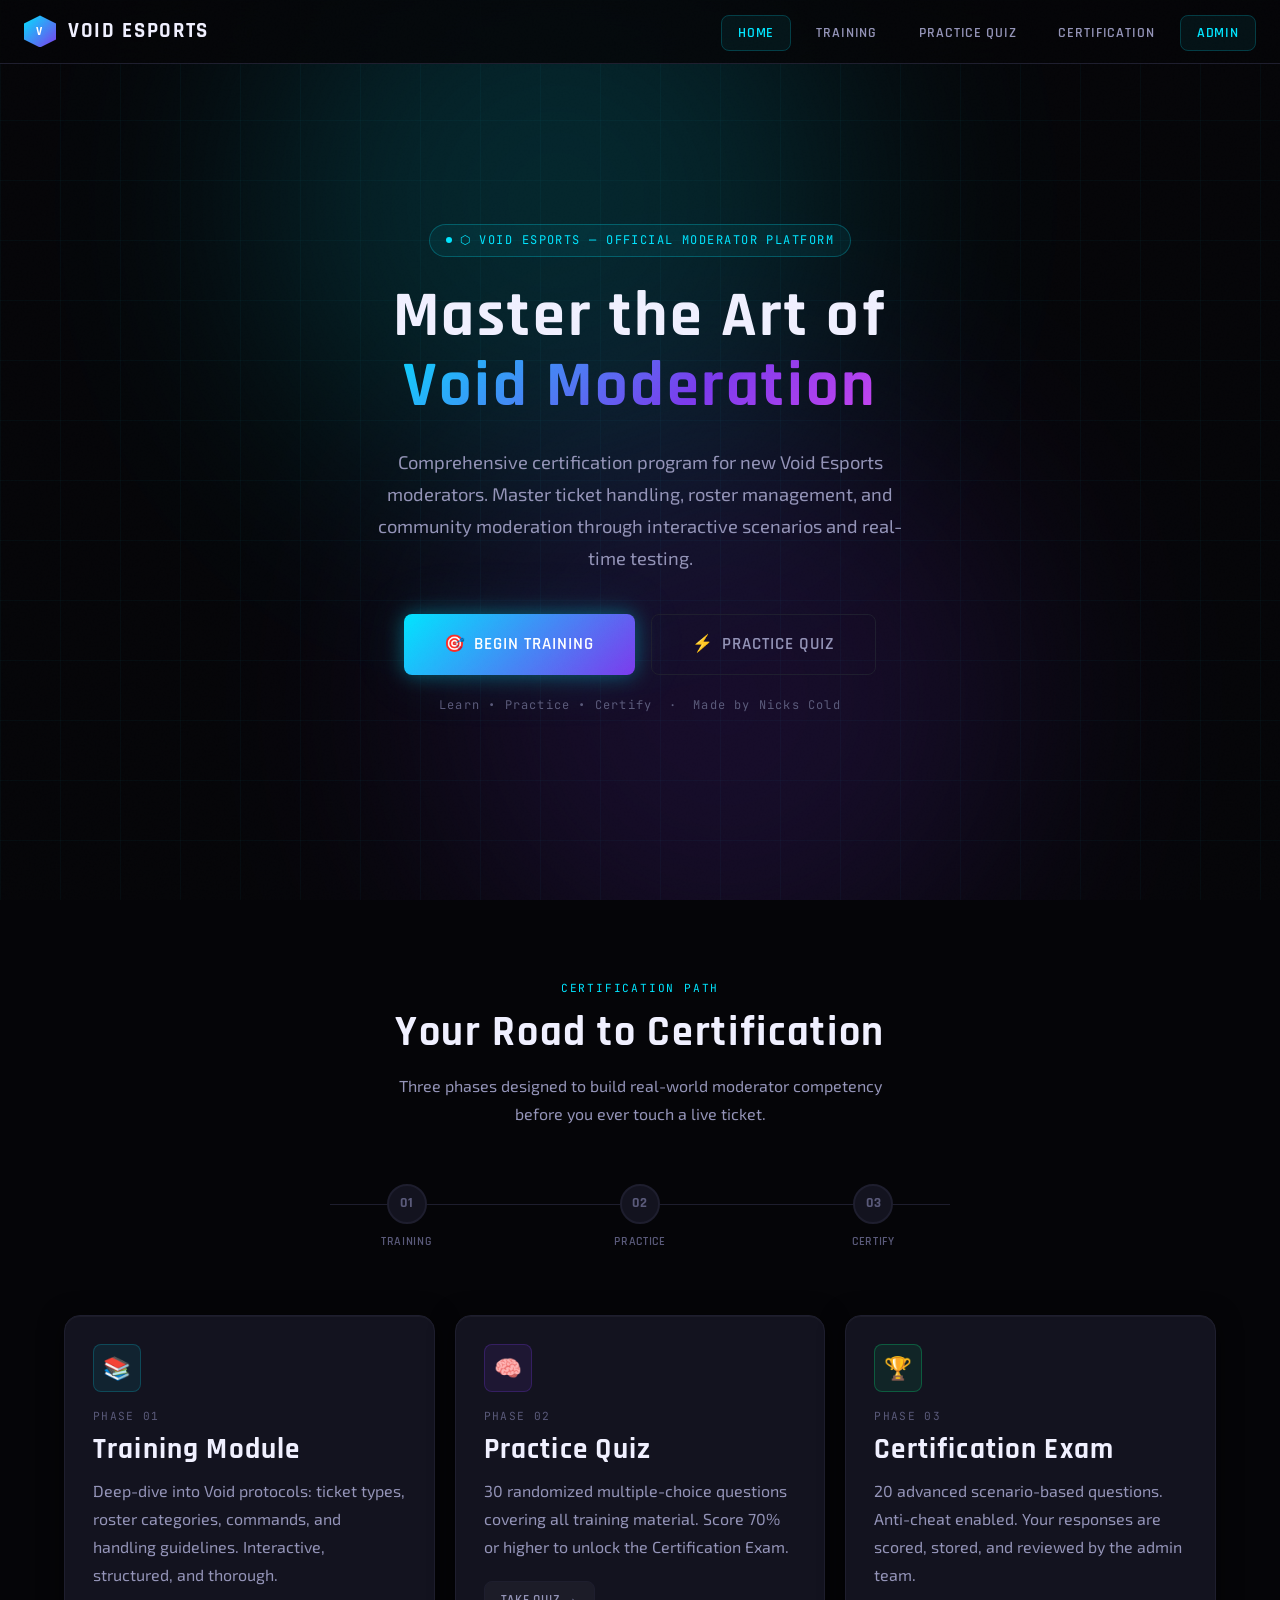
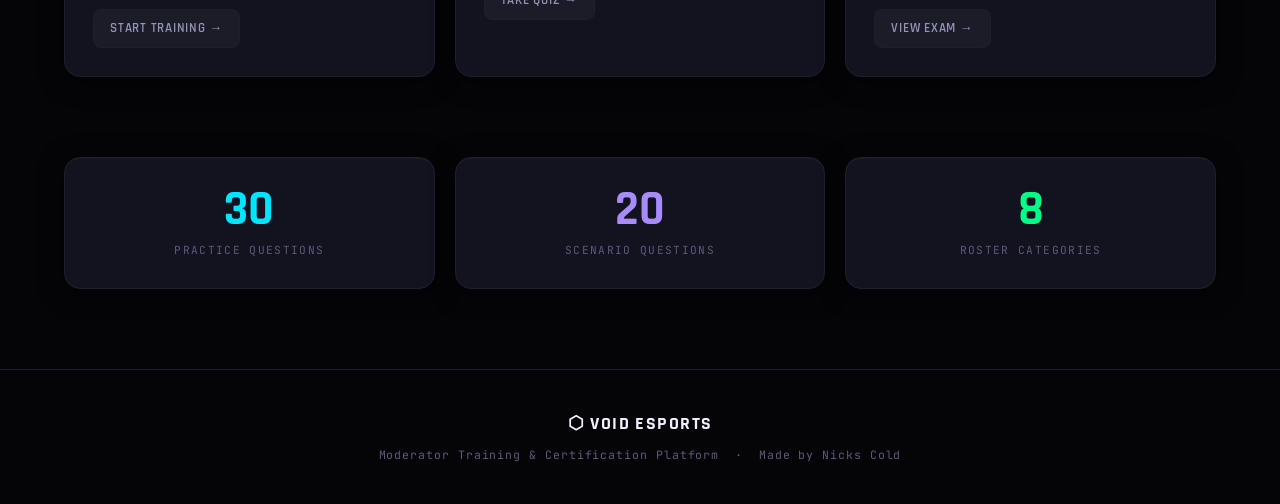
<file: index.html>
<!DOCTYPE html>
<html lang="en">
<head>
  <meta charset="UTF-8">
  <meta name="viewport" content="width=device-width, initial-scale=1.0">
  <title>Void Esports — Moderator Training & Certification</title>
  <meta name="description" content="Comprehensive moderator training and certification platform for Void Esports. Master ticket handling, roster management, and community moderation.">
  <link rel="stylesheet" href="css/style.css">
  <link rel="icon" href="data:image/svg+xml,<svg xmlns='http://www.w3.org/2000/svg' viewBox='0 0 100 100'><text y='.9em' font-size='90'>⬡</text></svg>">
</head>
<body>

<!-- ── Toast Container ─────────────────── -->
<div id="toast-container"></div>

<!-- ── Navbar ──────────────────────────── -->
<nav class="navbar">
  <div class="navbar__logo">
    <div class="navbar__logo-mark">V</div>
    VOID ESPORTS
  </div>
  <ul class="navbar__nav">
    <li><a href="index.html" class="active">Home</a></li>
    <li><a href="training.html">Training</a></li>
    <li><a href="quiz.html">Practice Quiz</a></li>
    <li><a href="cert.html">Certification</a></li>
    <li><a href="admin/index.html">Admin</a></li>
  </ul>
</nav>

<!-- ── Hero ────────────────────────────── -->
<section class="hero">
  <div class="hero__bg">
    <div class="hero__bg-grid"></div>
    <div class="hero__bg-glow hero__bg-glow--1"></div>
    <div class="hero__bg-glow hero__bg-glow--2"></div>
  </div>

  <div class="hero__content">
    <div class="hero__badge">
      <span>⬡</span> Void Esports — Official Moderator Platform
    </div>

    <h1 class="hero__title">
      Master the Art of
      <span>Void Moderation</span>
    </h1>

    <p class="hero__subtitle">
      Comprehensive certification program for new Void Esports moderators. Master ticket handling, roster management, and community moderation through interactive scenarios and real-time testing.
    </p>

    <div class="hero__cta">
      <a href="training.html" class="btn btn--primary btn--lg">
        <span>🎯</span> Begin Training
      </a>
      <a href="quiz.html" class="btn btn--secondary btn--lg">
        <span>⚡</span> Practice Quiz
      </a>
    </div>

    <p class="hero__tagline">Learn • Practice • Certify &nbsp;·&nbsp; Made by Nicks Cold</p>
  </div>
</section>

<!-- ── Path Steps ───────────────────────── -->
<section class="section">
  <div class="container">
    <div class="section__header">
      <span class="section__tag">Certification Path</span>
      <h2 class="section__title">Your Road to Certification</h2>
      <p class="section__desc">Three phases designed to build real-world moderator competency before you ever touch a live ticket.</p>
    </div>

    <div class="steps" style="max-width:700px;margin:0 auto 64px">
      <div class="step">
        <div class="step__num">01</div>
        <div class="step__label">Training</div>
      </div>
      <div class="step">
        <div class="step__num">02</div>
        <div class="step__label">Practice</div>
      </div>
      <div class="step">
        <div class="step__num">03</div>
        <div class="step__label">Certify</div>
      </div>
    </div>

    <div class="grid-3">
      <div class="card card--glow">
        <div class="card__icon">📚</div>
        <div class="card__label">Phase 01</div>
        <h3 style="margin-bottom:12px">Training Module</h3>
        <p>Deep-dive into Void protocols: ticket types, roster categories, commands, and handling guidelines. Interactive, structured, and thorough.</p>
        <div style="margin-top:20px">
          <a href="training.html" class="btn btn--ghost btn--sm">Start Training →</a>
        </div>
      </div>

      <div class="card card--glow">
        <div class="card__icon" style="background:rgba(124,58,237,0.1);border-color:rgba(124,58,237,0.25)">🧠</div>
        <div class="card__label">Phase 02</div>
        <h3 style="margin-bottom:12px">Practice Quiz</h3>
        <p>30 randomized multiple-choice questions covering all training material. Score 70% or higher to unlock the Certification Exam.</p>
        <div style="margin-top:20px">
          <a href="quiz.html" class="btn btn--ghost btn--sm">Take Quiz →</a>
        </div>
      </div>

      <div class="card card--glow">
        <div class="card__icon" style="background:rgba(0,255,136,0.08);border-color:rgba(0,255,136,0.25)">🏆</div>
        <div class="card__label">Phase 03</div>
        <h3 style="margin-bottom:12px">Certification Exam</h3>
        <p>20 advanced scenario-based questions. Anti-cheat enabled. Your responses are scored, stored, and reviewed by the admin team.</p>
        <div style="margin-top:20px">
          <a href="cert.html" class="btn btn--ghost btn--sm">View Exam →</a>
        </div>
      </div>
    </div>
  </div>
</section>

<!-- ── Stats ─────────────────────────────── -->
<section class="section" style="padding-top:0">
  <div class="container">
    <div class="grid-3" style="grid-template-columns:repeat(auto-fit,minmax(200px,1fr))">
      <div class="card" style="text-align:center">
        <div style="font-family:var(--font-display);font-size:3rem;font-weight:700;color:var(--void-cyan);line-height:1;margin-bottom:8px">30</div>
        <div style="font-family:var(--font-mono);font-size:0.7rem;letter-spacing:0.12em;text-transform:uppercase;color:var(--text-muted)">Practice Questions</div>
      </div>
      <div class="card" style="text-align:center">
        <div style="font-family:var(--font-display);font-size:3rem;font-weight:700;color:#a78bfa;line-height:1;margin-bottom:8px">20</div>
        <div style="font-family:var(--font-mono);font-size:0.7rem;letter-spacing:0.12em;text-transform:uppercase;color:var(--text-muted)">Scenario Questions</div>
      </div>
      <div class="card" style="text-align:center">
        <div style="font-family:var(--font-display);font-size:3rem;font-weight:700;color:var(--void-green);line-height:1;margin-bottom:8px">8</div>
        <div style="font-family:var(--font-mono);font-size:0.7rem;letter-spacing:0.12em;text-transform:uppercase;color:var(--text-muted)">Roster Categories</div>
      </div>
    </div>
  </div>
</section>

<!-- ── Footer ──────────────────────────── -->
<footer class="footer">
  <div class="footer__brand">⬡ VOID ESPORTS</div>
  <div class="footer__meta">Moderator Training & Certification Platform &nbsp;·&nbsp; Made by Nicks Cold</div>
</footer>

<script src="js/utils.js"></script>
</body>
</html>
</file>
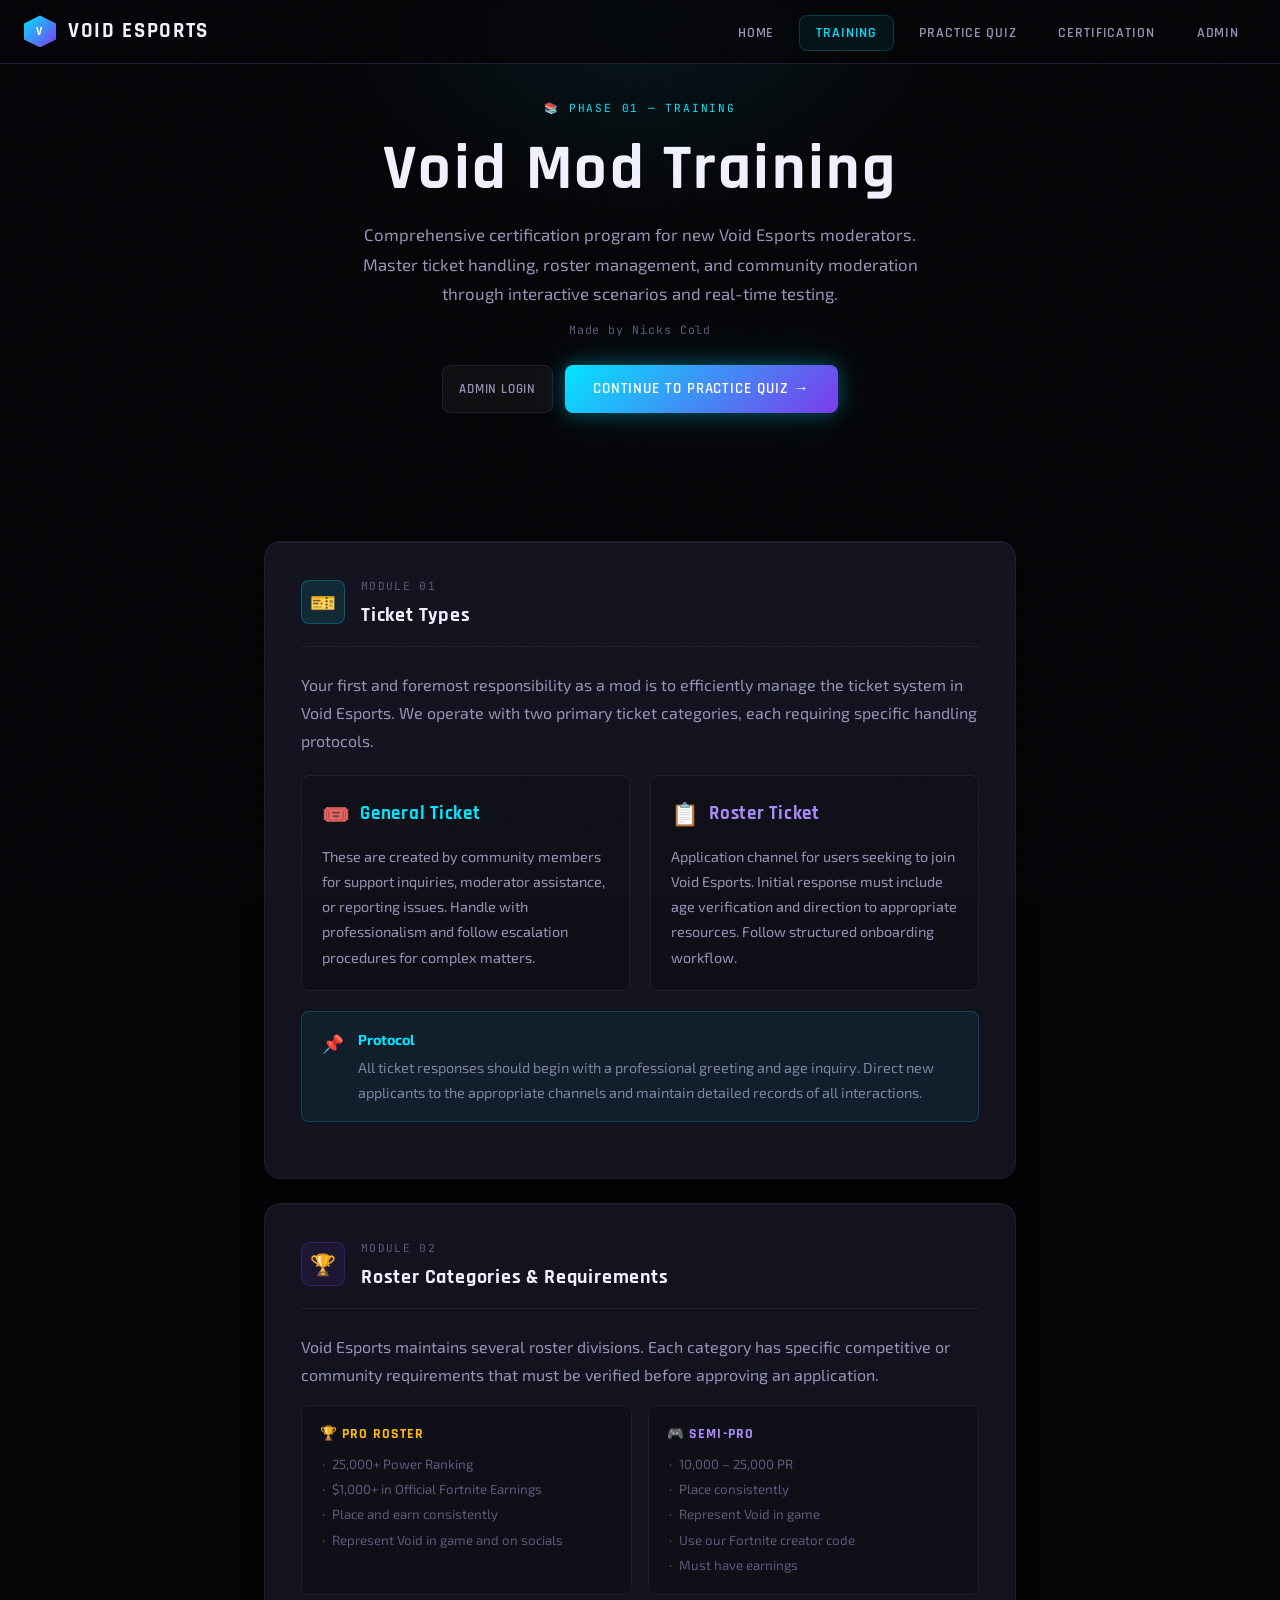
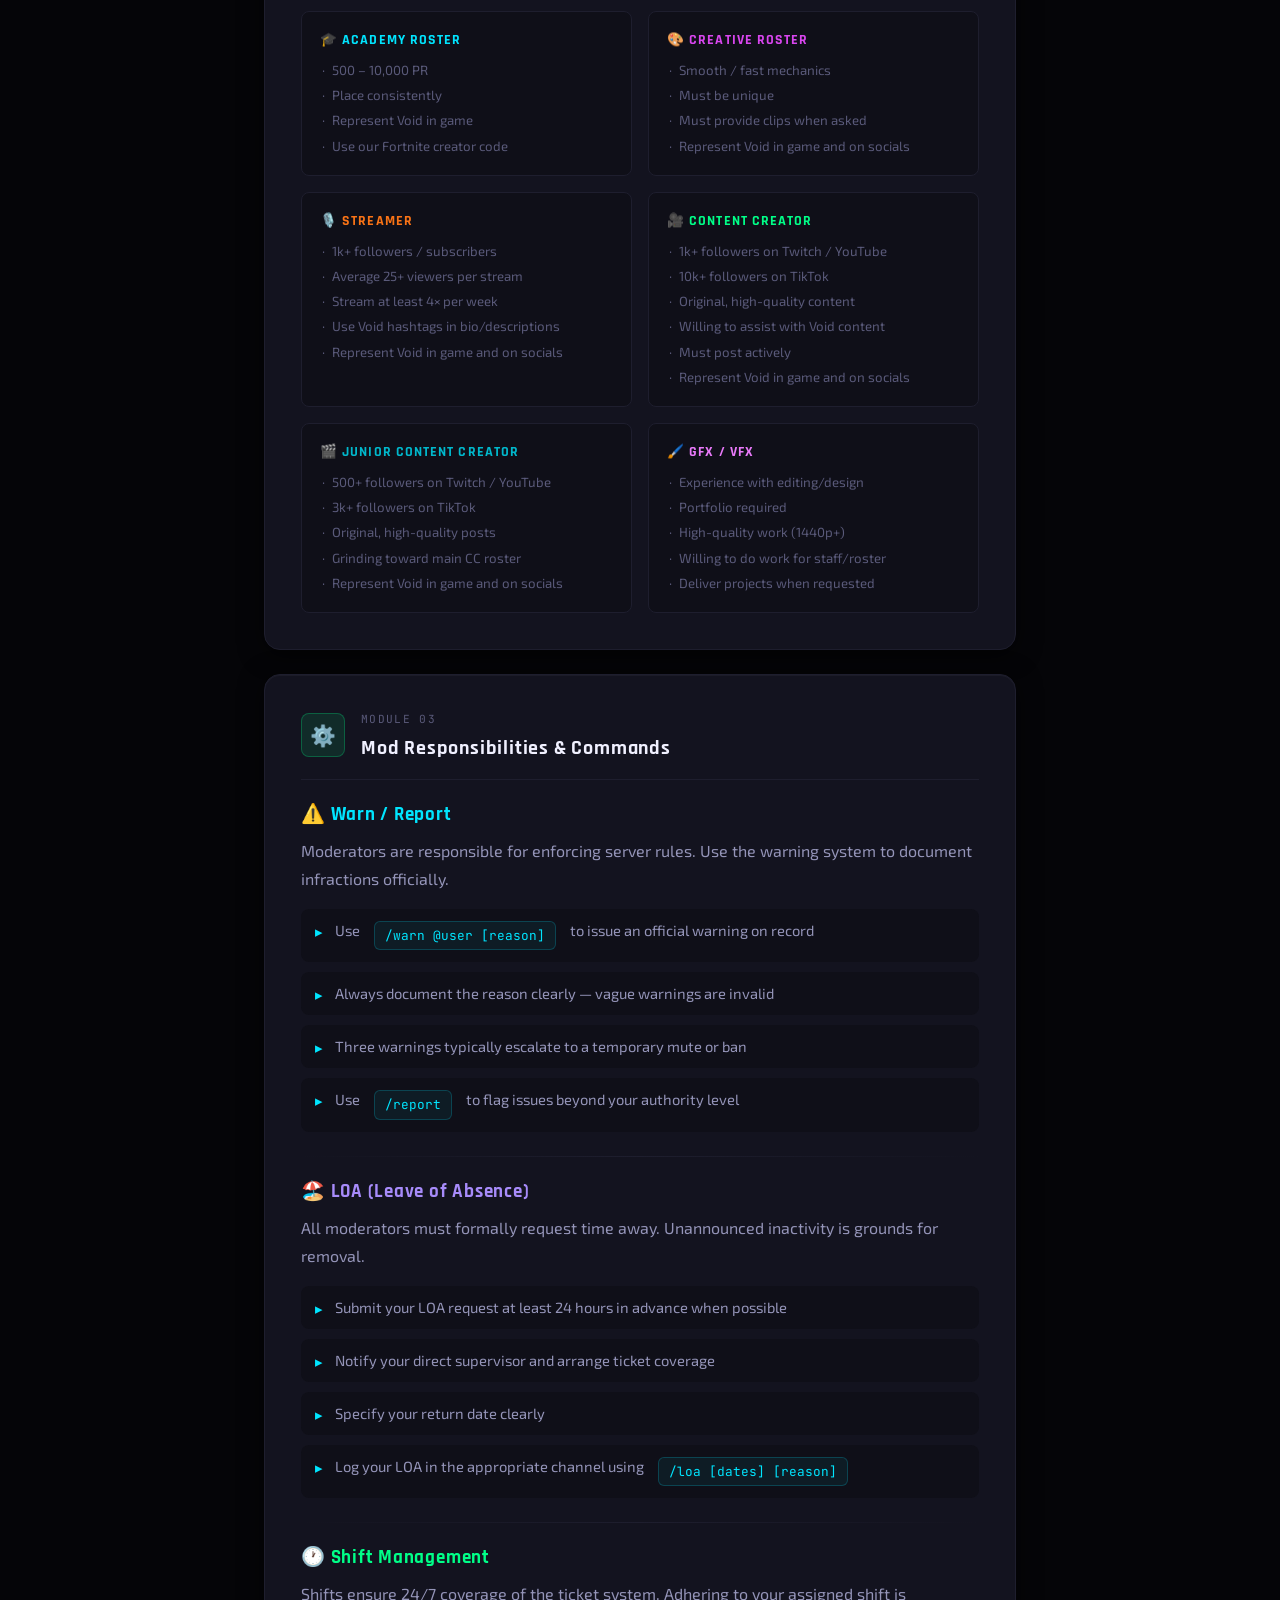
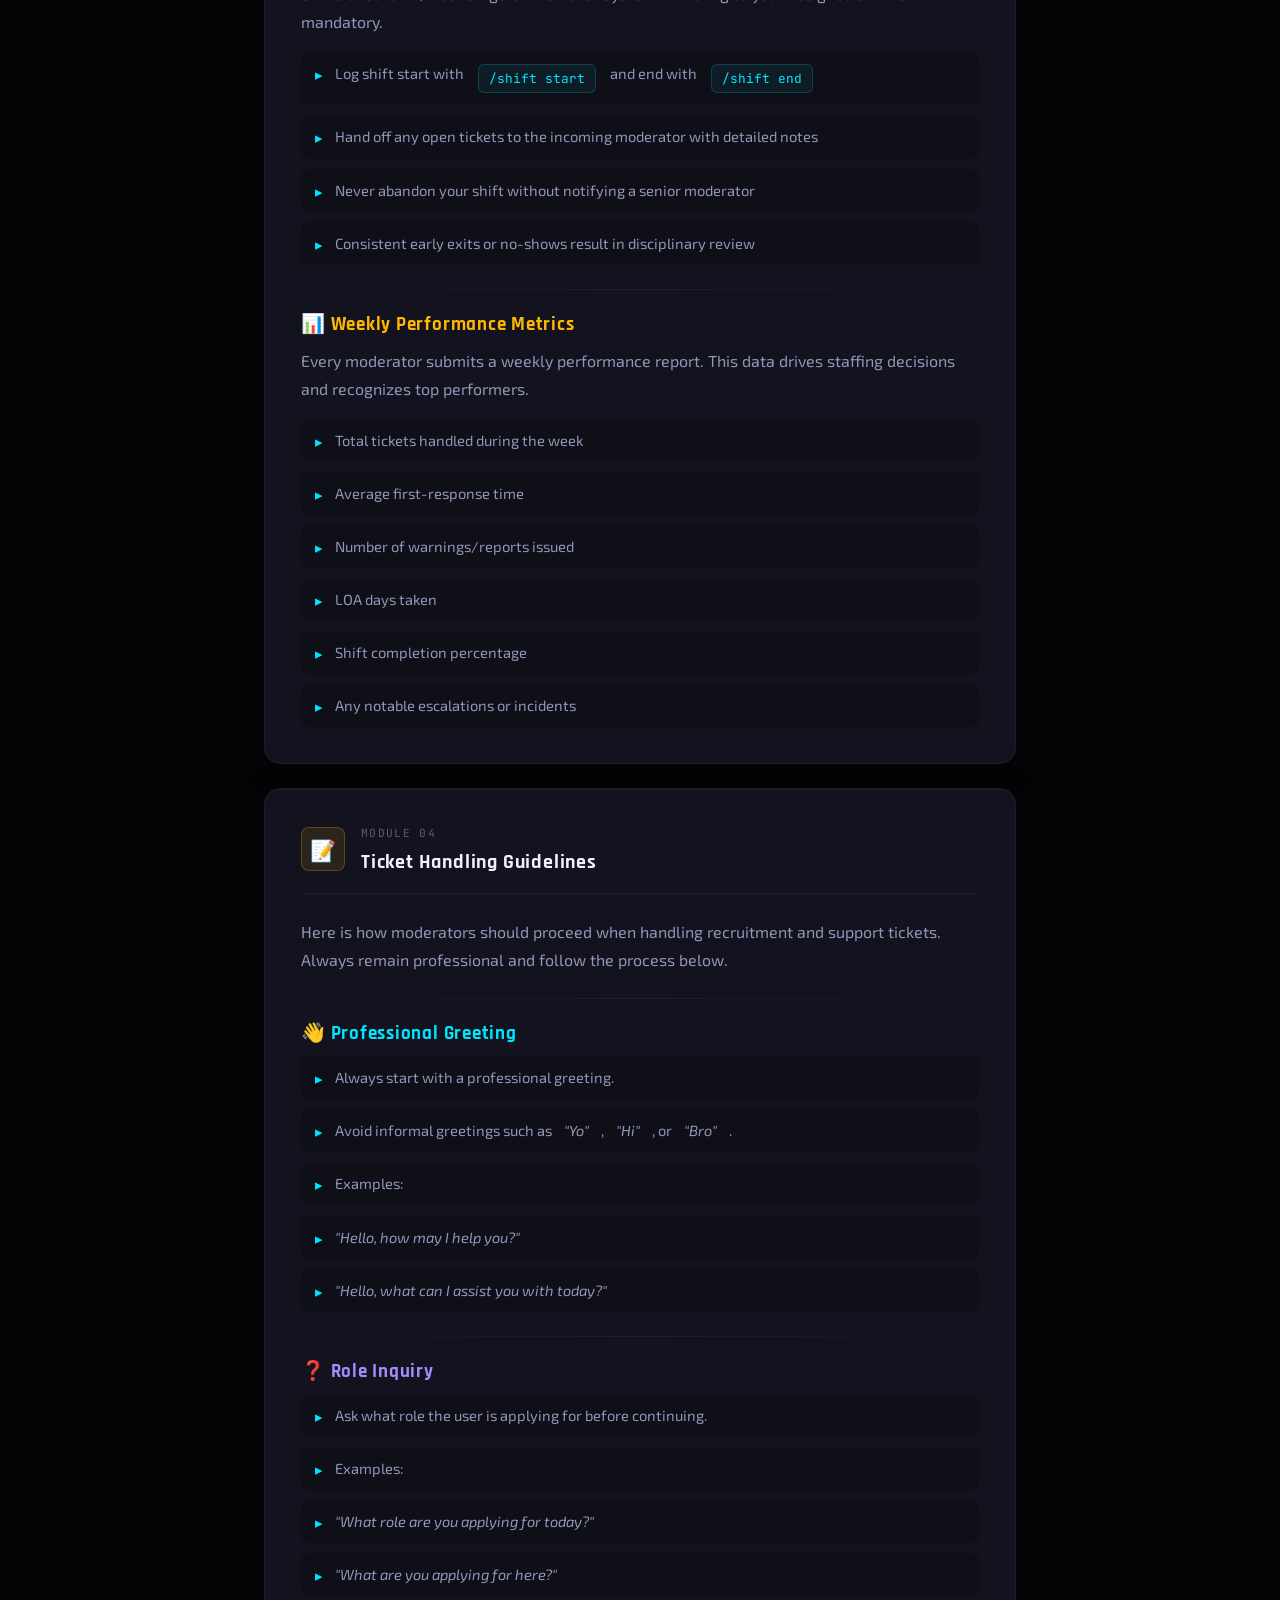
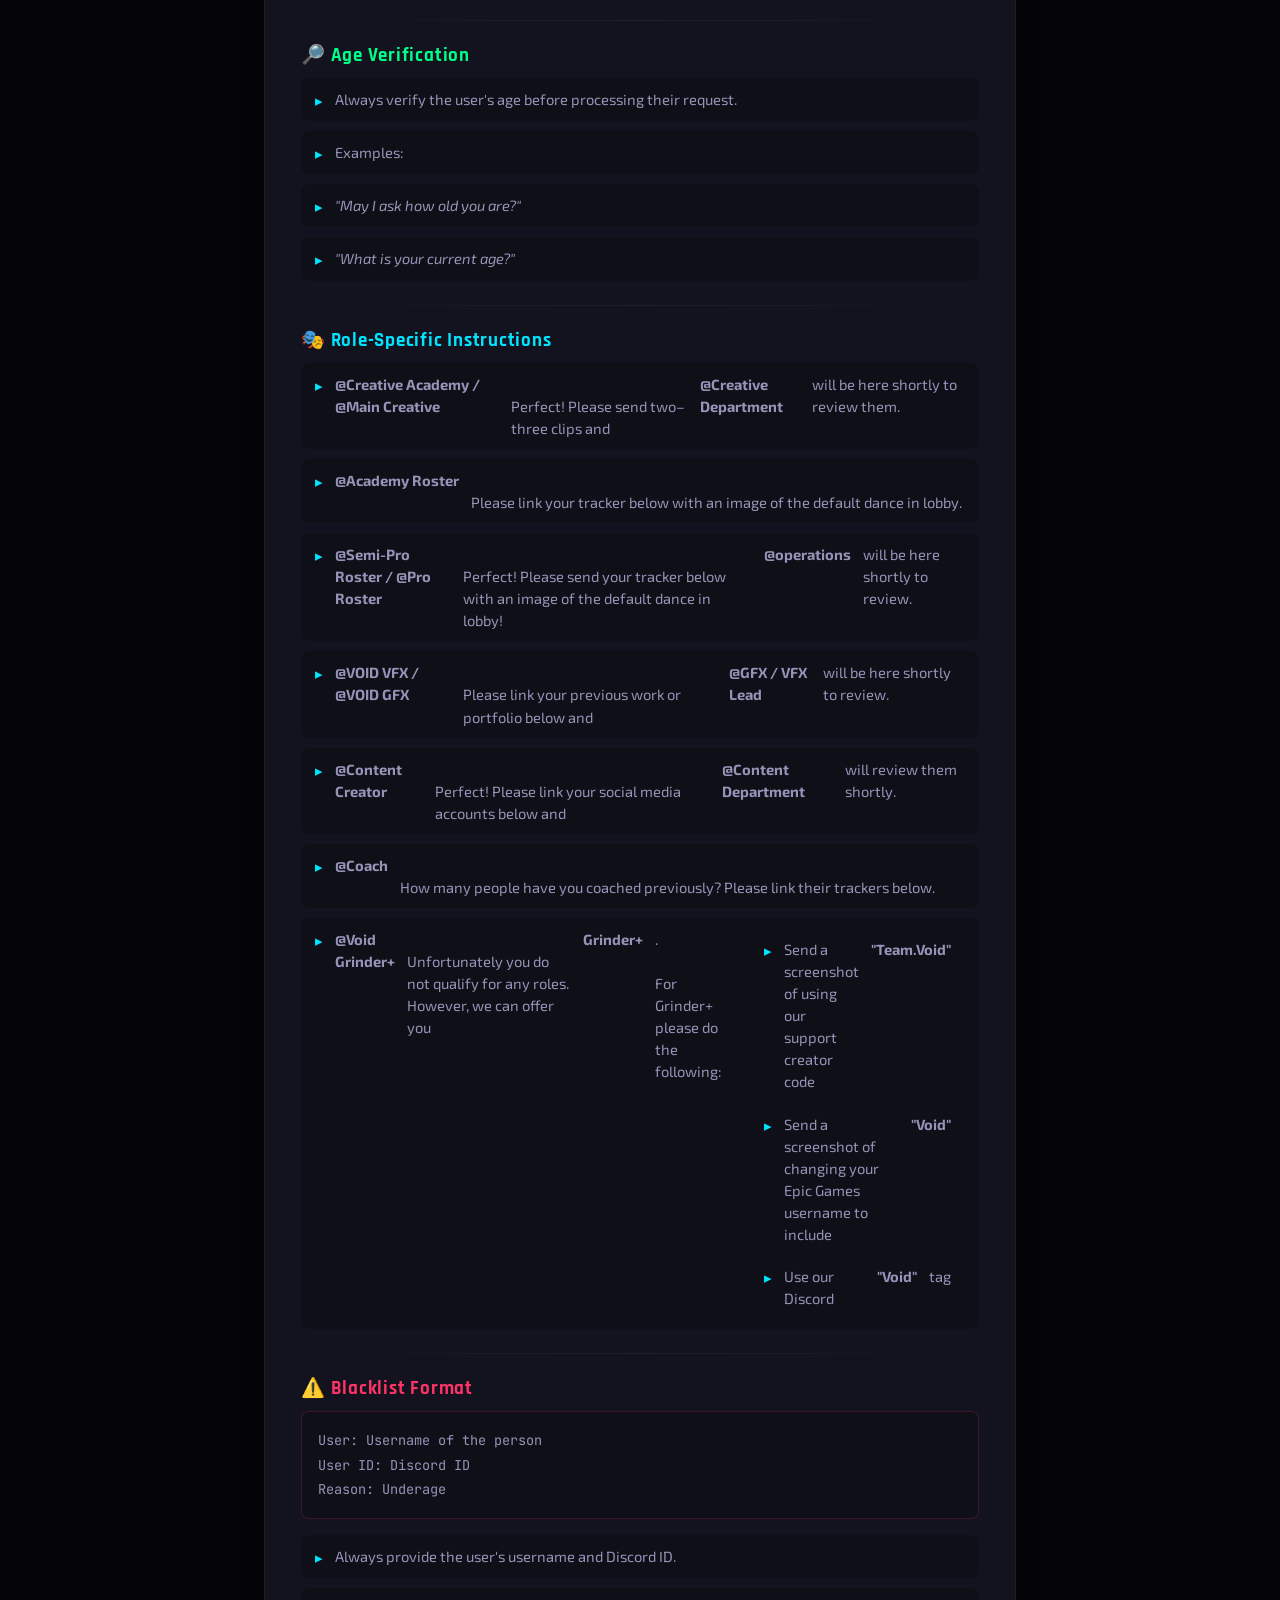
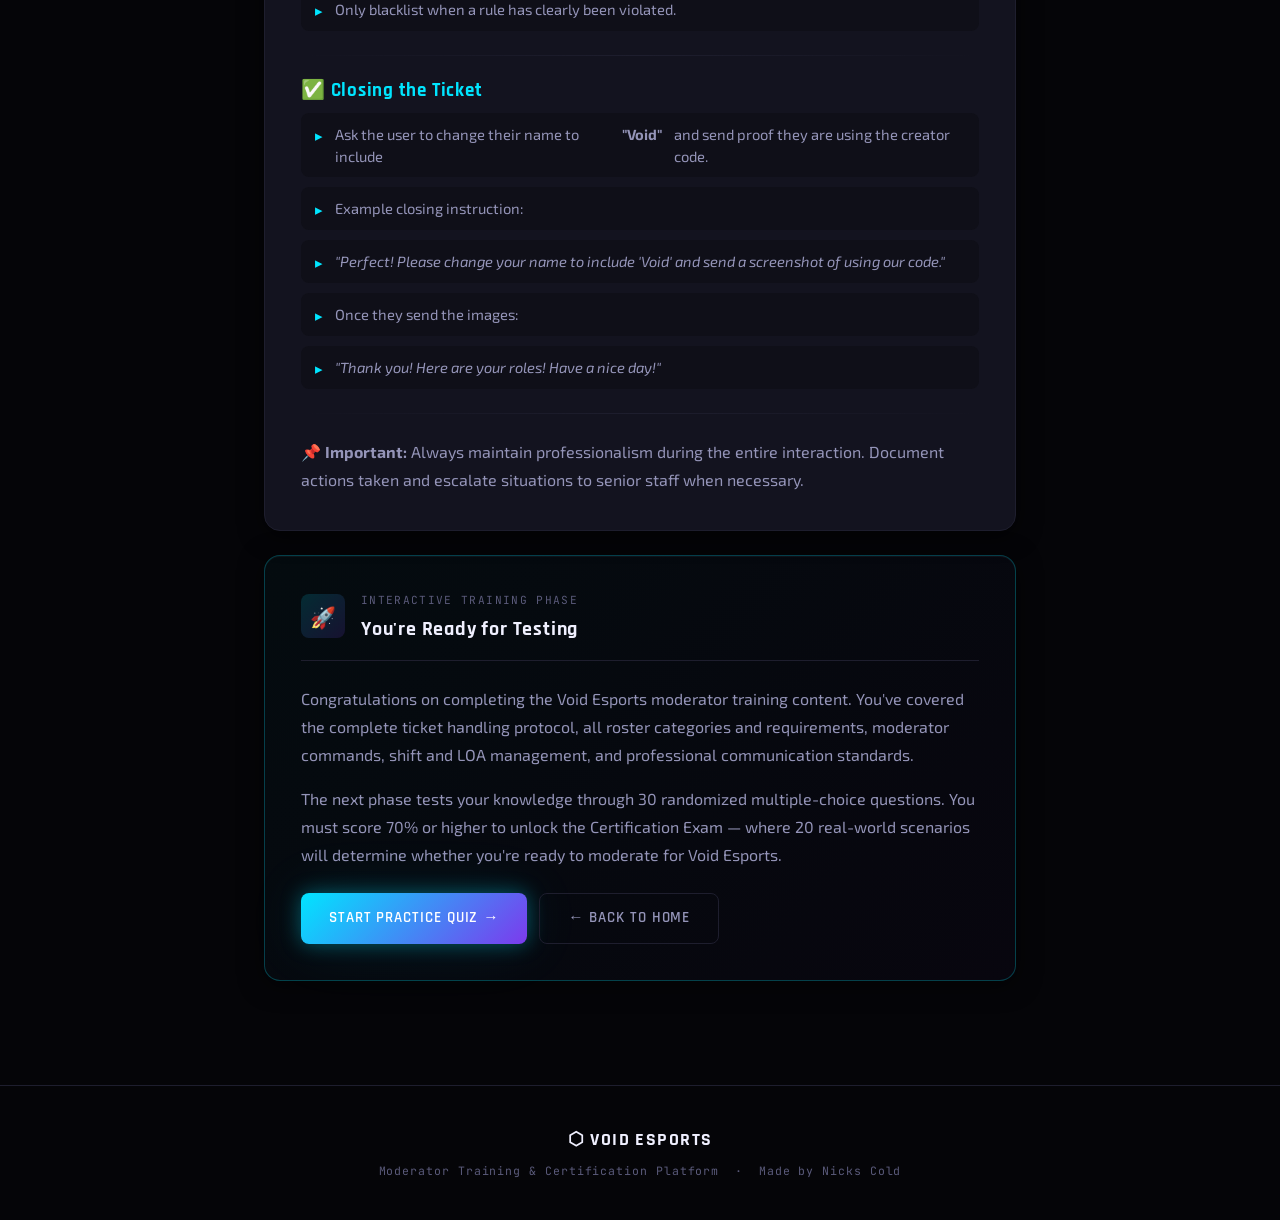
<file: training.html>
<!DOCTYPE html>
<html lang="en">
<head>
  <meta charset="UTF-8">
  <meta name="viewport" content="width=device-width, initial-scale=1.0">
  <title>Training Module — Void Esports</title>
  <link rel="stylesheet" href="css/style.css">
  <link rel="icon" href="data:image/svg+xml,<svg xmlns='http://www.w3.org/2000/svg' viewBox='0 0 100 100'><text y='.9em' font-size='90'>⬡</text></svg>">
</head>
<body>

<div id="toast-container"></div>

<!-- Navbar -->
<nav class="navbar">
  <div class="navbar__logo">
    <div class="navbar__logo-mark">V</div>
    VOID ESPORTS
  </div>
  <ul class="navbar__nav">
    <li><a href="index.html">Home</a></li>
    <li><a href="training.html" class="active">Training</a></li>
    <li><a href="quiz.html">Practice Quiz</a></li>
    <li><a href="cert.html">Certification</a></li>
    <li><a href="admin/index.html">Admin</a></li>
  </ul>
</nav>

<!-- Page Header -->
<div class="page-header">
  <div style="position:absolute;inset:0;overflow:hidden;z-index:0">
    <div style="position:absolute;top:-40%;left:50%;transform:translateX(-50%);width:600px;height:400px;background:radial-gradient(ellipse,rgba(0,229,255,0.08) 0%,transparent 70%);pointer-events:none"></div>
  </div>
  <div style="position:relative;z-index:1">
    <span class="page-header__tag">📚 Phase 01 — Training</span>
    <h1 class="page-header__title">Void Mod Training</h1>
    <p class="page-header__desc">Comprehensive certification program for new Void Esports moderators. Master ticket handling, roster management, and community moderation through interactive scenarios and real-time testing.</p>
    <p style="margin-top:12px;font-family:var(--font-mono);font-size:0.72rem;color:var(--text-muted);letter-spacing:0.08em">Made by Nicks Cold</p>
    <div style="margin-top:24px;display:flex;gap:12px;justify-content:center;flex-wrap:wrap">
      <a href="admin/index.html" class="btn btn--ghost btn--sm">Admin Login</a>
      <a href="quiz.html" class="btn btn--primary">Continue to Practice Quiz →</a>
    </div>
  </div>
</div>

<div class="training-section">
  <div class="container--narrow">

    <!-- Section: Ticket Types -->
    <div class="training-block">
      <div class="training-block__header">
        <div class="training-block__icon training-block__icon--cyan">🎫</div>
        <div>
          <div class="card__label">Module 01</div>
          <h3 class="training-block__title">Ticket Types</h3>
        </div>
      </div>
      <p>Your first and foremost responsibility as a mod is to efficiently manage the ticket system in Void Esports. We operate with two primary ticket categories, each requiring specific handling protocols.</p>

      <div class="grid-2" style="margin-top:20px">
        <div style="background:var(--void-surface);border:1px solid var(--void-border);border-radius:var(--radius);padding:20px">
          <div style="display:flex;align-items:center;gap:10px;margin-bottom:12px">
            <span style="font-size:1.4rem">🎟️</span>
            <h4 style="color:var(--void-cyan)">General Ticket</h4>
          </div>
          <p style="font-size:0.9rem">These are created by community members for support inquiries, moderator assistance, or reporting issues. Handle with professionalism and follow escalation procedures for complex matters.</p>
        </div>
        <div style="background:var(--void-surface);border:1px solid var(--void-border);border-radius:var(--radius);padding:20px">
          <div style="display:flex;align-items:center;gap:10px;margin-bottom:12px">
            <span style="font-size:1.4rem">📋</span>
            <h4 style="color:#a78bfa">Roster Ticket</h4>
          </div>
          <p style="font-size:0.9rem">Application channel for users seeking to join Void Esports. Initial response must include age verification and direction to appropriate resources. Follow structured onboarding workflow.</p>
        </div>
      </div>

      <div class="alert alert--info" style="margin-top:20px">
        <span class="alert__icon">📌</span>
        <div class="alert__body">
          <div class="alert__title">Protocol</div>
          <p>All ticket responses should begin with a professional greeting and age inquiry. Direct new applicants to the appropriate channels and maintain detailed records of all interactions.</p>
        </div>
      </div>
    </div>

  <!-- Section: Roster Categories -->
<div class="training-block">
  <div class="training-block__header">
    <div class="training-block__icon training-block__icon--purple">🏆</div>
    <div>
      <div class="card__label">Module 02</div>
      <h3 class="training-block__title">Roster Categories & Requirements</h3>
    </div>
  </div>

  <p>Void Esports maintains several roster divisions. Each category has specific competitive or community requirements that must be verified before approving an application.</p>

  <div class="roster-grid">

    <div class="roster-card">
      <div class="roster-card__tier" style="color:var(--void-amber)">🏆 Pro Roster</div>
      <ul>
        <li>25,000+ Power Ranking</li>
        <li>$1,000+ in Official Fortnite Earnings</li>
        <li>Place and earn consistently</li>
        <li>Represent Void in game and on socials</li>
      </ul>
    </div>

    <div class="roster-card">
      <div class="roster-card__tier" style="color:#a78bfa">🎮 Semi-Pro</div>
      <ul>
        <li>10,000 – 25,000 PR</li>
        <li>Place consistently</li>
        <li>Represent Void in game</li>
        <li>Use our Fortnite creator code</li>
        <li>Must have earnings</li>
      </ul>
    </div>

    <div class="roster-card">
      <div class="roster-card__tier" style="color:var(--void-cyan)">🎓 Academy Roster</div>
      <ul>
        <li>500 – 10,000 PR</li>
        <li>Place consistently</li>
        <li>Represent Void in game</li>
        <li>Use our Fortnite creator code</li>
      </ul>
    </div>

    <div class="roster-card">
      <div class="roster-card__tier" style="color:var(--void-magenta)">🎨 Creative Roster</div>
      <ul>
        <li>Smooth / fast mechanics</li>
        <li>Must be unique</li>
        <li>Must provide clips when asked</li>
        <li>Represent Void in game and on socials</li>
      </ul>
    </div>

    <div class="roster-card">
      <div class="roster-card__tier" style="color:#f97316">🎙️ Streamer</div>
      <ul>
        <li>1k+ followers / subscribers</li>
        <li>Average 25+ viewers per stream</li>
        <li>Stream at least 4× per week</li>
        <li>Use Void hashtags in bio/descriptions</li>
        <li>Represent Void in game and on socials</li>
      </ul>
    </div>

    <div class="roster-card">
      <div class="roster-card__tier" style="color:var(--void-green)">🎥 Content Creator</div>
      <ul>
        <li>1k+ followers on Twitch / YouTube</li>
        <li>10k+ followers on TikTok</li>
        <li>Original, high-quality content</li>
        <li>Willing to assist with Void content</li>
        <li>Must post actively</li>
        <li>Represent Void in game and on socials</li>
      </ul>
    </div>

    <div class="roster-card">
      <div class="roster-card__tier" style="color:var(--void-cyan-dim)">🎬 Junior Content Creator</div>
      <ul>
        <li>500+ followers on Twitch / YouTube</li>
        <li>3k+ followers on TikTok</li>
        <li>Original, high-quality posts</li>
        <li>Grinding toward main CC roster</li>
        <li>Represent Void in game and on socials</li>
      </ul>
    </div>

    <div class="roster-card">
      <div class="roster-card__tier" style="color:#e879f9">🖌️ GFX / VFX</div>
      <ul>
        <li>Experience with editing/design</li>
        <li>Portfolio required</li>
        <li>High-quality work (1440p+)</li>
        <li>Willing to do work for staff/roster</li>
        <li>Deliver projects when requested</li>
      </ul>
    </div>

  </div>
</div>

    <!-- Section: Mod Responsibilities & Commands -->
    <div class="training-block">
      <div class="training-block__header">
        <div class="training-block__icon training-block__icon--green">⚙️</div>
        <div>
          <div class="card__label">Module 03</div>
          <h3 class="training-block__title">Mod Responsibilities & Commands</h3>
        </div>
      </div>

      <h4 style="color:var(--void-cyan);margin-bottom:12px;margin-top:4px">⚠️ Warn / Report</h4>
      <p>Moderators are responsible for enforcing server rules. Use the warning system to document infractions officially.</p>
      <ul class="training-list">
        <li>Use <span class="command-chip">/warn @user [reason]</span> to issue an official warning on record</li>
        <li>Always document the reason clearly — vague warnings are invalid</li>
        <li>Three warnings typically escalate to a temporary mute or ban</li>
        <li>Use <span class="command-chip">/report</span> to flag issues beyond your authority level</li>
      </ul>

      <div class="divider" style="margin:24px 0"></div>

      <h4 style="color:#a78bfa;margin-bottom:12px">🏖️ LOA (Leave of Absence)</h4>
      <p>All moderators must formally request time away. Unannounced inactivity is grounds for removal.</p>
      <ul class="training-list">
        <li>Submit your LOA request at least 24 hours in advance when possible</li>
        <li>Notify your direct supervisor and arrange ticket coverage</li>
        <li>Specify your return date clearly</li>
        <li>Log your LOA in the appropriate channel using <span class="command-chip">/loa [dates] [reason]</span></li>
      </ul>

      <div class="divider" style="margin:24px 0"></div>

      <h4 style="color:var(--void-green);margin-bottom:12px">🕐 Shift Management</h4>
      <p>Shifts ensure 24/7 coverage of the ticket system. Adhering to your assigned shift is mandatory.</p>
      <ul class="training-list">
        <li>Log shift start with <span class="command-chip">/shift start</span> and end with <span class="command-chip">/shift end</span></li>
        <li>Hand off any open tickets to the incoming moderator with detailed notes</li>
        <li>Never abandon your shift without notifying a senior moderator</li>
        <li>Consistent early exits or no-shows result in disciplinary review</li>
      </ul>

      <div class="divider" style="margin:24px 0"></div>

      <h4 style="color:var(--void-amber);margin-bottom:12px">📊 Weekly Performance Metrics</h4>
      <p>Every moderator submits a weekly performance report. This data drives staffing decisions and recognizes top performers.</p>
      <ul class="training-list">
        <li>Total tickets handled during the week</li>
        <li>Average first-response time</li>
        <li>Number of warnings/reports issued</li>
        <li>LOA days taken</li>
        <li>Shift completion percentage</li>
        <li>Any notable escalations or incidents</li>
      </ul>
    </div>

    <!-- Section: Ticket Handling Guidelines -->
<div class="training-block">
  <div class="training-block__header">
    <div class="training-block__icon training-block__icon--amber">📝</div>
    <div>
      <div class="card__label">Module 04</div>
      <h3 class="training-block__title">Ticket Handling Guidelines</h3>
    </div>
  </div>

  <p>Here is how moderators should proceed when handling recruitment and support tickets. Always remain professional and follow the process below.</p>

  <div class="divider" style="margin:24px 0"></div>

  <h4 style="color:var(--void-cyan);margin-bottom:12px">👋 Professional Greeting</h4>
  <ul class="training-list">
    <li>Always start with a professional greeting.</li>
    <li>Avoid informal greetings such as <em>"Yo"</em>, <em>"Hi"</em>, or <em>"Bro"</em>.</li>
    <li>Examples:</li>
    <li><em style="color:var(--text-secondary)">"Hello, how may I help you?"</em></li>
    <li><em style="color:var(--text-secondary)">"Hello, what can I assist you with today?"</em></li>
  </ul>

  <div class="divider" style="margin:24px 0"></div>

  <h4 style="color:#a78bfa;margin-bottom:12px">❓ Role Inquiry</h4>
  <ul class="training-list">
    <li>Ask what role the user is applying for before continuing.</li>
    <li>Examples:</li>
    <li><em style="color:var(--text-secondary)">"What role are you applying for today?"</em></li>
    <li><em style="color:var(--text-secondary)">"What are you applying for here?"</em></li>
  </ul>

  <div class="divider" style="margin:24px 0"></div>

  <h4 style="color:var(--void-green);margin-bottom:12px">🔎 Age Verification</h4>
  <ul class="training-list">
    <li>Always verify the user's age before processing their request.</li>
    <li>Examples:</li>
    <li><em style="color:var(--text-secondary)">"May I ask how old you are?"</em></li>
    <li><em style="color:var(--text-secondary)">"What is your current age?"</em></li>
  </ul>

  <div class="divider" style="margin:24px 0"></div>

  <h4 style="color:var(--void-cyan);margin-bottom:12px">🎭 Role-Specific Instructions</h4>

  <ul class="training-list">
    <li><strong>@Creative Academy / @Main Creative</strong><br>
      Perfect! Please send two–three clips and <strong>@Creative Department</strong> will be here shortly to review them.
    </li>

    <li><strong>@Academy Roster</strong><br>
      Please link your tracker below with an image of the default dance in lobby.
    </li>

    <li><strong>@Semi-Pro Roster / @Pro Roster</strong><br>
      Perfect! Please send your tracker below with an image of the default dance in lobby! <strong>@operations</strong> will be here shortly to review.
    </li>

    <li><strong>@VOID VFX / @VOID GFX</strong><br>
      Please link your previous work or portfolio below and <strong>@GFX / VFX Lead</strong> will be here shortly to review.
    </li>

    <li><strong>@Content Creator</strong><br>
      Perfect! Please link your social media accounts below and <strong>@Content Department</strong> will review them shortly.
    </li>

    <li><strong>@Coach</strong><br>
      How many people have you coached previously? Please link their trackers below.
    </li>

    <li><strong>@Void Grinder+</strong><br>
      Unfortunately you do not qualify for any roles. However, we can offer you <strong>Grinder+</strong>.
      <br><br>
      For Grinder+ please do the following:
      <ul>
        <li>Send a screenshot of using our support creator code <strong>"Team.Void"</strong></li>
        <li>Send a screenshot of changing your Epic Games username to include <strong>"Void"</strong></li>
        <li>Use our Discord <strong>"Void"</strong> tag</li>
      </ul>
    </li>
  </ul>

  <div class="divider" style="margin:24px 0"></div>

  <h4 style="color:var(--void-red);margin-bottom:12px">⚠️ Blacklist Format</h4>

  <div style="background:var(--void-surface);border:1px solid rgba(255,51,102,0.2);border-radius:var(--radius);padding:16px;font-family:var(--font-mono);font-size:0.85rem;color:var(--text-secondary);margin-bottom:16px;line-height:1.8">
    User: Username of the person<br>
    User ID: Discord ID<br>
    Reason: Underage
  </div>

  <ul class="training-list">
    <li>Always provide the user's username and Discord ID.</li>
    <li>Only blacklist when a rule has clearly been violated.</li>
  </ul>

  <div class="divider" style="margin:24px 0"></div>

  <h4 style="color:var(--void-cyan);margin-bottom:12px">✅ Closing the Ticket</h4>

  <ul class="training-list">
    <li>Ask the user to change their name to include <strong>"Void"</strong> and send proof they are using the creator code.</li>
    <li>Example closing instruction:</li>
    <li><em style="color:var(--text-secondary)">"Perfect! Please change your name to include 'Void' and send a screenshot of using our code."</em></li>
    <li>Once they send the images:</li>
    <li><em style="color:var(--text-secondary)">"Thank you! Here are your roles! Have a nice day!"</em></li>
  </ul>

  <div class="divider" style="margin:24px 0"></div>

  <p style="color:var(--text-secondary)">
  📌 <strong>Important:</strong> Always maintain professionalism during the entire interaction.  
  Document actions taken and escalate situations to senior staff when necessary.
  </p>

</div>

    <!-- Final Phase -->
    <div class="training-block" style="border-color:rgba(0,229,255,0.25);background:linear-gradient(135deg,rgba(0,229,255,0.03),rgba(124,58,237,0.03))">
      <div class="training-block__header">
        <div class="training-block__icon" style="background:linear-gradient(135deg,rgba(0,229,255,0.15),rgba(124,58,237,0.15));border-color:rgba(0,229,255,0.3)">🚀</div>
        <div>
          <div class="card__label">Interactive Training Phase</div>
          <h3 class="training-block__title">You're Ready for Testing</h3>
        </div>
      </div>
      <p>Congratulations on completing the Void Esports moderator training content. You've covered the complete ticket handling protocol, all roster categories and requirements, moderator commands, shift and LOA management, and professional communication standards.</p>
      <p style="margin-top:12px">The next phase tests your knowledge through 30 randomized multiple-choice questions. You must score 70% or higher to unlock the Certification Exam — where 20 real-world scenarios will determine whether you're ready to moderate for Void Esports.</p>
      <div style="margin-top:24px;display:flex;gap:12px;flex-wrap:wrap">
        <a href="quiz.html" class="btn btn--primary">Start Practice Quiz →</a>
        <a href="index.html" class="btn btn--secondary">← Back to Home</a>
      </div>
    </div>

  </div>
</div>

<!-- Footer -->
<footer class="footer">
  <div class="footer__brand">⬡ VOID ESPORTS</div>
  <div class="footer__meta">Moderator Training & Certification Platform &nbsp;·&nbsp; Made by Nicks Cold</div>
</footer>

<script src="js/utils.js"></script>
</body>
</html>
</file>
<file: css/style.css>
@import url('https://fonts.googleapis.com/css2?family=Rajdhani:wght@300;400;500;600;700&family=Exo+2:ital,wght@0,100..900;1,100..900&family=JetBrains+Mono:wght@300;400;500&display=swap');

/* ══════════════════════════════════════════
   VOID ESPORTS — DESIGN SYSTEM
   ══════════════════════════════════════════ */

:root {
  --void-black:    #050508;
  --void-dark:     #0a0a0f;
  --void-surface:  #0f0f18;
  --void-card:     #13131f;
  --void-border:   #1e1e2e;
  --void-muted:    #2a2a3e;
  --void-cyan:     #00e5ff;
  --void-cyan-dim: #00b8cc;
  --void-purple:   #7c3aed;
  --void-magenta:  #d946ef;
  --void-green:    #00ff88;
  --void-red:      #ff3366;
  --void-amber:    #ffb800;
  --text-primary:  #f0f0ff;
  --text-secondary:#9494b8;
  --text-muted:    #5a5a7a;
  --glow-cyan:     0 0 20px rgba(0,229,255,0.35), 0 0 60px rgba(0,229,255,0.1);
  --glow-purple:   0 0 20px rgba(124,58,237,0.4), 0 0 60px rgba(124,58,237,0.15);
  --shadow-card:   0 4px 24px rgba(0,0,0,0.6), 0 1px 0 rgba(255,255,255,0.04) inset;
  --font-display:  'Rajdhani', sans-serif;
  --font-body:     'Exo 2', sans-serif;
  --font-mono:     'JetBrains Mono', monospace;
  --radius:        8px;
  --radius-lg:     16px;
  --transition:    0.2s cubic-bezier(0.4,0,0.2,1);
}

*, *::before, *::after { box-sizing: border-box; margin: 0; padding: 0; }

html { scroll-behavior: smooth; font-size: 16px; }

body {
  background-color: var(--void-black);
  color: var(--text-primary);
  font-family: var(--font-body);
  font-weight: 400;
  line-height: 1.6;
  min-height: 100vh;
  overflow-x: hidden;
  -webkit-font-smoothing: antialiased;
}

/* NOISE OVERLAY */
body::before {
  content: '';
  position: fixed;
  inset: 0;
  background-image: url("data:image/svg+xml,%3Csvg viewBox='0 0 512 512' xmlns='http://www.w3.org/2000/svg'%3E%3Cfilter id='noise'%3E%3CfeTurbulence type='fractalNoise' baseFrequency='0.9' numOctaves='4' stitchTiles='stitch'/%3E%3C/filter%3E%3Crect width='100%25' height='100%25' filter='url(%23noise)' opacity='0.04'/%3E%3C/svg%3E");
  pointer-events: none;
  z-index: 9999;
  opacity: 0.4;
}

/* SCROLLBAR */
::-webkit-scrollbar { width: 4px; }
::-webkit-scrollbar-track { background: var(--void-dark); }
::-webkit-scrollbar-thumb { background: var(--void-purple); border-radius: 2px; }

/* ══════════════════════════════════════════
   TYPOGRAPHY
   ══════════════════════════════════════════ */

h1, h2, h3, h4, h5 {
  font-family: var(--font-display);
  font-weight: 700;
  letter-spacing: 0.04em;
  line-height: 1.1;
}

h1 { font-size: clamp(2.2rem, 5vw, 4rem); }
h2 { font-size: clamp(1.6rem, 3.5vw, 2.6rem); }
h3 { font-size: clamp(1.2rem, 2.5vw, 1.8rem); }
h4 { font-size: 1.2rem; }

p { color: var(--text-secondary); line-height: 1.75; }

a { color: var(--void-cyan); text-decoration: none; transition: var(--transition); }
a:hover { color: #fff; }

code {
  font-family: var(--font-mono);
  font-size: 0.85em;
  color: var(--void-cyan);
  background: rgba(0,229,255,0.08);
  padding: 2px 6px;
  border-radius: 4px;
  border: 1px solid rgba(0,229,255,0.15);
}

/* ══════════════════════════════════════════
   LAYOUT
   ══════════════════════════════════════════ */

.container {
  max-width: 1200px;
  margin: 0 auto;
  padding: 0 24px;
}

.container--narrow {
  max-width: 800px;
  margin: 0 auto;
  padding: 0 24px;
}

/* ══════════════════════════════════════════
   NAVBAR
   ══════════════════════════════════════════ */

.navbar {
  position: fixed;
  top: 0;
  left: 0;
  right: 0;
  z-index: 1000;
  background: rgba(5,5,8,0.85);
  backdrop-filter: blur(20px) saturate(150%);
  border-bottom: 1px solid var(--void-border);
  padding: 0 24px;
  height: 64px;
  display: flex;
  align-items: center;
  justify-content: space-between;
}

.navbar__logo {
  display: flex;
  align-items: center;
  gap: 12px;
  font-family: var(--font-display);
  font-size: 1.3rem;
  font-weight: 700;
  color: var(--text-primary);
  letter-spacing: 0.08em;
  text-transform: uppercase;
}

.navbar__logo-mark {
  width: 32px;
  height: 32px;
  background: linear-gradient(135deg, var(--void-cyan), var(--void-purple));
  clip-path: polygon(50% 0%, 100% 25%, 100% 75%, 50% 100%, 0% 75%, 0% 25%);
  display: flex;
  align-items: center;
  justify-content: center;
  font-size: 0.75rem;
  font-weight: 900;
  color: #fff;
  animation: hexPulse 3s ease-in-out infinite;
}

@keyframes hexPulse {
  0%, 100% { box-shadow: 0 0 0 0 rgba(0,229,255,0.3); }
  50% { box-shadow: 0 0 0 8px rgba(0,229,255,0); }
}

.navbar__nav {
  display: flex;
  align-items: center;
  gap: 8px;
  list-style: none;
}

.navbar__nav a {
  color: var(--text-secondary);
  font-family: var(--font-display);
  font-size: 0.9rem;
  font-weight: 600;
  letter-spacing: 0.06em;
  text-transform: uppercase;
  padding: 8px 16px;
  border-radius: var(--radius);
  transition: var(--transition);
  border: 1px solid transparent;
}

.navbar__nav a:hover,
.navbar__nav a.active {
  color: var(--void-cyan);
  background: rgba(0,229,255,0.06);
  border-color: rgba(0,229,255,0.2);
}

/* ══════════════════════════════════════════
   HERO
   ══════════════════════════════════════════ */

.hero {
  position: relative;
  min-height: 100vh;
  display: flex;
  align-items: center;
  justify-content: center;
  text-align: center;
  overflow: hidden;
  padding: 120px 24px 80px;
}

.hero__bg {
  position: absolute;
  inset: 0;
  z-index: 0;
}

.hero__bg-grid {
  position: absolute;
  inset: 0;
  background-image:
    linear-gradient(rgba(0,229,255,0.03) 1px, transparent 1px),
    linear-gradient(90deg, rgba(0,229,255,0.03) 1px, transparent 1px);
  background-size: 60px 60px;
  animation: gridDrift 20s linear infinite;
}

@keyframes gridDrift {
  0% { transform: translateY(0); }
  100% { transform: translateY(60px); }
}

.hero__bg-glow {
  position: absolute;
  width: 600px;
  height: 600px;
  border-radius: 50%;
  filter: blur(120px);
  opacity: 0.15;
  animation: glowFloat 8s ease-in-out infinite;
}

.hero__bg-glow--1 {
  background: var(--void-cyan);
  top: -100px;
  left: 20%;
}

.hero__bg-glow--2 {
  background: var(--void-purple);
  bottom: -100px;
  right: 20%;
  animation-delay: -4s;
}

@keyframes glowFloat {
  0%, 100% { transform: translateY(0) scale(1); }
  50% { transform: translateY(-30px) scale(1.05); }
}

.hero__content { position: relative; z-index: 1; max-width: 800px; }

.hero__badge {
  display: inline-flex;
  align-items: center;
  gap: 8px;
  background: rgba(0,229,255,0.06);
  border: 1px solid rgba(0,229,255,0.25);
  border-radius: 100px;
  padding: 6px 16px;
  font-family: var(--font-mono);
  font-size: 0.75rem;
  color: var(--void-cyan);
  letter-spacing: 0.12em;
  text-transform: uppercase;
  margin-bottom: 24px;
  animation: fadeSlideUp 0.8s ease both;
}

.hero__badge::before {
  content: '';
  width: 6px;
  height: 6px;
  border-radius: 50%;
  background: var(--void-cyan);
  animation: blink 1.5s ease-in-out infinite;
}

@keyframes blink {
  0%, 100% { opacity: 1; }
  50% { opacity: 0.2; }
}

.hero__title {
  animation: fadeSlideUp 0.8s ease 0.1s both;
  margin-bottom: 24px;
}

.hero__title span {
  display: block;
  background: linear-gradient(135deg, var(--void-cyan) 0%, var(--void-purple) 60%, var(--void-magenta) 100%);
  -webkit-background-clip: text;
  -webkit-text-fill-color: transparent;
  background-clip: text;
}

.hero__subtitle {
  font-size: 1.15rem;
  color: var(--text-secondary);
  max-width: 560px;
  margin: 0 auto 40px;
  animation: fadeSlideUp 0.8s ease 0.2s both;
}

.hero__cta {
  display: flex;
  gap: 16px;
  justify-content: center;
  flex-wrap: wrap;
  animation: fadeSlideUp 0.8s ease 0.3s both;
}

.hero__tagline {
  margin-top: 20px;
  font-family: var(--font-mono);
  font-size: 0.75rem;
  color: var(--text-muted);
  letter-spacing: 0.1em;
  animation: fadeSlideUp 0.8s ease 0.4s both;
}

@keyframes fadeSlideUp {
  from { opacity: 0; transform: translateY(24px); }
  to   { opacity: 1; transform: translateY(0); }
}

/* ══════════════════════════════════════════
   BUTTONS
   ══════════════════════════════════════════ */

.btn {
  display: inline-flex;
  align-items: center;
  gap: 8px;
  padding: 12px 28px;
  border-radius: var(--radius);
  font-family: var(--font-display);
  font-size: 0.95rem;
  font-weight: 600;
  letter-spacing: 0.06em;
  text-transform: uppercase;
  cursor: pointer;
  border: none;
  transition: var(--transition);
  text-decoration: none;
  white-space: nowrap;
  position: relative;
  overflow: hidden;
}

.btn::after {
  content: '';
  position: absolute;
  inset: 0;
  background: rgba(255,255,255,0);
  transition: var(--transition);
}

.btn:hover::after { background: rgba(255,255,255,0.06); }

.btn--primary {
  background: linear-gradient(135deg, var(--void-cyan), var(--void-purple));
  color: #fff;
  box-shadow: var(--glow-cyan);
}

.btn--primary:hover {
  transform: translateY(-2px);
  box-shadow: 0 0 32px rgba(0,229,255,0.5), 0 0 80px rgba(0,229,255,0.15);
  color: #fff;
}

.btn--secondary {
  background: transparent;
  color: var(--text-secondary);
  border: 1px solid var(--void-border);
}

.btn--secondary:hover {
  color: var(--void-cyan);
  border-color: rgba(0,229,255,0.4);
  background: rgba(0,229,255,0.04);
  transform: translateY(-2px);
}

.btn--ghost {
  background: rgba(255,255,255,0.04);
  color: var(--text-secondary);
  border: 1px solid var(--void-border);
}

.btn--ghost:hover {
  background: rgba(255,255,255,0.08);
  color: var(--text-primary);
}

.btn--danger {
  background: rgba(255,51,102,0.12);
  color: var(--void-red);
  border: 1px solid rgba(255,51,102,0.3);
}

.btn--danger:hover {
  background: rgba(255,51,102,0.2);
  transform: translateY(-2px);
}

.btn--success {
  background: rgba(0,255,136,0.1);
  color: var(--void-green);
  border: 1px solid rgba(0,255,136,0.3);
}

.btn--success:hover {
  background: rgba(0,255,136,0.18);
  transform: translateY(-2px);
}

.btn--sm {
  padding: 8px 16px;
  font-size: 0.8rem;
}

.btn--lg {
  padding: 16px 40px;
  font-size: 1.05rem;
}

.btn--full { width: 100%; justify-content: center; }

.btn:disabled {
  opacity: 0.4;
  cursor: not-allowed;
  transform: none !important;
}

/* ══════════════════════════════════════════
   CARDS
   ══════════════════════════════════════════ */

.card {
  background: var(--void-card);
  border: 1px solid var(--void-border);
  border-radius: var(--radius-lg);
  box-shadow: var(--shadow-card);
  padding: 28px;
  position: relative;
  overflow: hidden;
  transition: var(--transition);
}

.card::before {
  content: '';
  position: absolute;
  top: 0;
  left: 0;
  right: 0;
  height: 1px;
  background: linear-gradient(90deg, transparent, rgba(0,229,255,0.3), transparent);
  opacity: 0;
  transition: var(--transition);
}

.card:hover::before { opacity: 1; }

.card--glow:hover {
  border-color: rgba(0,229,255,0.3);
  box-shadow: var(--shadow-card), 0 0 40px rgba(0,229,255,0.06);
  transform: translateY(-2px);
}

.card__icon {
  width: 48px;
  height: 48px;
  border-radius: var(--radius);
  background: rgba(0,229,255,0.08);
  border: 1px solid rgba(0,229,255,0.2);
  display: flex;
  align-items: center;
  justify-content: center;
  font-size: 1.4rem;
  margin-bottom: 16px;
}

.card__label {
  font-family: var(--font-mono);
  font-size: 0.7rem;
  letter-spacing: 0.12em;
  text-transform: uppercase;
  color: var(--text-muted);
  margin-bottom: 8px;
}

/* ══════════════════════════════════════════
   PROGRESS STEPS
   ══════════════════════════════════════════ */

.steps {
  display: flex;
  align-items: center;
  gap: 0;
  margin-bottom: 48px;
  position: relative;
}

.steps::before {
  content: '';
  position: absolute;
  top: 20px;
  left: 40px;
  right: 40px;
  height: 1px;
  background: var(--void-border);
  z-index: 0;
}

.step {
  flex: 1;
  display: flex;
  flex-direction: column;
  align-items: center;
  gap: 8px;
  position: relative;
  z-index: 1;
}

.step__num {
  width: 40px;
  height: 40px;
  border-radius: 50%;
  display: flex;
  align-items: center;
  justify-content: center;
  font-family: var(--font-display);
  font-weight: 700;
  font-size: 0.9rem;
  background: var(--void-card);
  border: 2px solid var(--void-border);
  color: var(--text-muted);
  transition: var(--transition);
}

.step--active .step__num {
  background: var(--void-cyan);
  border-color: var(--void-cyan);
  color: var(--void-black);
  box-shadow: var(--glow-cyan);
}

.step--done .step__num {
  background: rgba(0,255,136,0.1);
  border-color: var(--void-green);
  color: var(--void-green);
}

.step__label {
  font-family: var(--font-display);
  font-size: 0.75rem;
  font-weight: 600;
  letter-spacing: 0.06em;
  text-transform: uppercase;
  color: var(--text-muted);
}

.step--active .step__label { color: var(--void-cyan); }
.step--done .step__label { color: var(--void-green); }

/* ══════════════════════════════════════════
   SECTION LAYOUT
   ══════════════════════════════════════════ */

.section {
  padding: 80px 0;
}

.section__header {
  text-align: center;
  margin-bottom: 56px;
}

.section__tag {
  font-family: var(--font-mono);
  font-size: 0.7rem;
  letter-spacing: 0.16em;
  text-transform: uppercase;
  color: var(--void-cyan);
  display: block;
  margin-bottom: 12px;
}

.section__title { margin-bottom: 16px; }

.section__desc {
  max-width: 520px;
  margin: 0 auto;
  color: var(--text-secondary);
}

/* ══════════════════════════════════════════
   FEATURE GRID
   ══════════════════════════════════════════ */

.grid-3 {
  display: grid;
  grid-template-columns: repeat(auto-fit, minmax(280px, 1fr));
  gap: 20px;
}

.grid-2 {
  display: grid;
  grid-template-columns: repeat(auto-fit, minmax(320px, 1fr));
  gap: 20px;
}

/* ══════════════════════════════════════════
   BADGE / TAG
   ══════════════════════════════════════════ */

.badge {
  display: inline-flex;
  align-items: center;
  gap: 6px;
  padding: 4px 12px;
  border-radius: 100px;
  font-family: var(--font-mono);
  font-size: 0.7rem;
  font-weight: 500;
  letter-spacing: 0.08em;
  text-transform: uppercase;
}

.badge--cyan {
  background: rgba(0,229,255,0.08);
  color: var(--void-cyan);
  border: 1px solid rgba(0,229,255,0.2);
}

.badge--green {
  background: rgba(0,255,136,0.08);
  color: var(--void-green);
  border: 1px solid rgba(0,255,136,0.2);
}

.badge--red {
  background: rgba(255,51,102,0.08);
  color: var(--void-red);
  border: 1px solid rgba(255,51,102,0.2);
}

.badge--amber {
  background: rgba(255,184,0,0.08);
  color: var(--void-amber);
  border: 1px solid rgba(255,184,0,0.2);
}

.badge--purple {
  background: rgba(124,58,237,0.08);
  color: #a78bfa;
  border: 1px solid rgba(124,58,237,0.2);
}

/* ══════════════════════════════════════════
   FORM ELEMENTS
   ══════════════════════════════════════════ */

.form-group { margin-bottom: 20px; }

.form-label {
  display: block;
  font-family: var(--font-display);
  font-size: 0.85rem;
  font-weight: 600;
  letter-spacing: 0.06em;
  text-transform: uppercase;
  color: var(--text-secondary);
  margin-bottom: 8px;
}

.form-input,
.form-select,
.form-textarea {
  width: 100%;
  background: var(--void-surface);
  border: 1px solid var(--void-border);
  border-radius: var(--radius);
  padding: 12px 16px;
  color: var(--text-primary);
  font-family: var(--font-body);
  font-size: 0.95rem;
  transition: var(--transition);
  outline: none;
}

.form-input:focus,
.form-select:focus,
.form-textarea:focus {
  border-color: var(--void-cyan);
  box-shadow: 0 0 0 3px rgba(0,229,255,0.1);
}

.form-input::placeholder { color: var(--text-muted); }

.form-textarea {
  min-height: 120px;
  resize: vertical;
  line-height: 1.6;
}

.form-select {
  appearance: none;
  background-image: url("data:image/svg+xml,%3Csvg xmlns='http://www.w3.org/2000/svg' width='12' height='8' fill='none'%3E%3Cpath d='M1 1l5 5 5-5' stroke='%235a5a7a' stroke-width='1.5' stroke-linecap='round'/%3E%3C/svg%3E");
  background-repeat: no-repeat;
  background-position: right 16px center;
  padding-right: 40px;
  cursor: pointer;
}

/* ══════════════════════════════════════════
   QUIZ / EXAM ELEMENTS
   ══════════════════════════════════════════ */

.quiz-header {
  display: flex;
  align-items: center;
  justify-content: space-between;
  margin-bottom: 32px;
  padding-bottom: 20px;
  border-bottom: 1px solid var(--void-border);
}

.quiz-progress {
  flex: 1;
  max-width: 400px;
}

.quiz-progress__label {
  display: flex;
  justify-content: space-between;
  font-family: var(--font-mono);
  font-size: 0.72rem;
  color: var(--text-muted);
  margin-bottom: 8px;
  letter-spacing: 0.06em;
}

.progress-bar {
  height: 4px;
  background: var(--void-muted);
  border-radius: 2px;
  overflow: hidden;
}

.progress-bar__fill {
  height: 100%;
  background: linear-gradient(90deg, var(--void-cyan), var(--void-purple));
  border-radius: 2px;
  transition: width 0.4s ease;
  position: relative;
}

.progress-bar__fill::after {
  content: '';
  position: absolute;
  right: 0;
  top: -4px;
  bottom: -4px;
  width: 8px;
  background: var(--void-cyan);
  border-radius: 50%;
  box-shadow: var(--glow-cyan);
}

.question-card {
  background: var(--void-card);
  border: 1px solid var(--void-border);
  border-radius: var(--radius-lg);
  padding: 36px;
  margin-bottom: 24px;
  box-shadow: var(--shadow-card);
}

.question-number {
  font-family: var(--font-mono);
  font-size: 0.72rem;
  color: var(--void-cyan);
  letter-spacing: 0.1em;
  text-transform: uppercase;
  margin-bottom: 16px;
  display: flex;
  align-items: center;
  gap: 8px;
}

.question-number::before {
  content: '';
  width: 16px;
  height: 2px;
  background: var(--void-cyan);
  display: inline-block;
}

.question-text {
  font-size: 1.15rem;
  font-weight: 500;
  color: var(--text-primary);
  line-height: 1.5;
  margin-bottom: 28px;
}

.options-list {
  display: flex;
  flex-direction: column;
  gap: 12px;
  list-style: none;
}

.option-item {
  display: flex;
  align-items: center;
  gap: 16px;
  padding: 16px 20px;
  background: var(--void-surface);
  border: 1.5px solid var(--void-border);
  border-radius: var(--radius);
  cursor: pointer;
  transition: var(--transition);
  user-select: none;
  position: relative;
  overflow: hidden;
}

.option-item:hover {
  border-color: rgba(0,229,255,0.35);
  background: rgba(0,229,255,0.04);
}

.option-item.selected {
  border-color: var(--void-cyan);
  background: rgba(0,229,255,0.08);
}

.option-item.selected .option-key {
  background: var(--void-cyan);
  color: var(--void-black);
  border-color: var(--void-cyan);
}

.option-item.correct {
  border-color: var(--void-green);
  background: rgba(0,255,136,0.08);
}

.option-item.incorrect {
  border-color: var(--void-red);
  background: rgba(255,51,102,0.08);
}

.option-key {
  width: 32px;
  height: 32px;
  border-radius: var(--radius);
  background: var(--void-card);
  border: 1.5px solid var(--void-border);
  display: flex;
  align-items: center;
  justify-content: center;
  font-family: var(--font-display);
  font-size: 0.8rem;
  font-weight: 700;
  color: var(--text-muted);
  flex-shrink: 0;
  transition: var(--transition);
  letter-spacing: 0.04em;
}

.option-text {
  flex: 1;
  font-size: 0.95rem;
  color: var(--text-secondary);
  transition: var(--transition);
}

.option-item.selected .option-text { color: var(--text-primary); }

/* Timer */
.timer {
  display: flex;
  align-items: center;
  gap: 8px;
  font-family: var(--font-mono);
  font-size: 1.1rem;
  font-weight: 500;
  color: var(--text-primary);
  padding: 8px 16px;
  background: var(--void-surface);
  border: 1px solid var(--void-border);
  border-radius: var(--radius);
}

.timer.warning { color: var(--void-amber); border-color: rgba(255,184,0,0.3); }
.timer.danger  { color: var(--void-red);   border-color: rgba(255,51,102,0.3); animation: timerPulse 0.8s ease-in-out infinite; }

@keyframes timerPulse {
  0%, 100% { background: var(--void-surface); }
  50% { background: rgba(255,51,102,0.08); }
}

/* ══════════════════════════════════════════
   SCORE DISPLAY
   ══════════════════════════════════════════ */

.score-ring {
  width: 140px;
  height: 140px;
  margin: 0 auto 32px;
  position: relative;
  display: flex;
  align-items: center;
  justify-content: center;
}

.score-ring svg {
  position: absolute;
  inset: 0;
  transform: rotate(-90deg);
}

.score-ring__bg {
  fill: none;
  stroke: var(--void-muted);
  stroke-width: 6;
}

.score-ring__fill {
  fill: none;
  stroke-width: 6;
  stroke-linecap: round;
  transition: stroke-dashoffset 1.2s cubic-bezier(0.4,0,0.2,1);
}

.score-ring__fill--pass {
  stroke: url(#passGrad);
}

.score-ring__fill--fail {
  stroke: var(--void-red);
}

.score-ring__value {
  position: relative;
  z-index: 1;
  text-align: center;
}

.score-ring__num {
  font-family: var(--font-display);
  font-size: 2.2rem;
  font-weight: 700;
  line-height: 1;
  display: block;
}

.score-ring__label {
  font-family: var(--font-mono);
  font-size: 0.65rem;
  letter-spacing: 0.1em;
  text-transform: uppercase;
  color: var(--text-muted);
}

/* ══════════════════════════════════════════
   TABLE
   ══════════════════════════════════════════ */

.table-wrap {
  overflow-x: auto;
  border-radius: var(--radius-lg);
  border: 1px solid var(--void-border);
}

table {
  width: 100%;
  border-collapse: collapse;
  font-size: 0.9rem;
}

thead tr {
  background: var(--void-surface);
  border-bottom: 1px solid var(--void-border);
}

th {
  padding: 14px 20px;
  text-align: left;
  font-family: var(--font-display);
  font-size: 0.8rem;
  font-weight: 700;
  letter-spacing: 0.08em;
  text-transform: uppercase;
  color: var(--text-muted);
}

td {
  padding: 16px 20px;
  color: var(--text-secondary);
  border-bottom: 1px solid rgba(30,30,46,0.6);
}

tr:last-child td { border-bottom: none; }
tr:hover td { background: rgba(255,255,255,0.015); }

/* ══════════════════════════════════════════
   MODAL
   ══════════════════════════════════════════ */

.modal-overlay {
  position: fixed;
  inset: 0;
  background: rgba(5,5,8,0.85);
  backdrop-filter: blur(8px);
  z-index: 2000;
  display: flex;
  align-items: center;
  justify-content: center;
  padding: 24px;
  opacity: 0;
  pointer-events: none;
  transition: opacity 0.3s ease;
}

.modal-overlay.active {
  opacity: 1;
  pointer-events: all;
}

.modal {
  background: var(--void-card);
  border: 1px solid var(--void-border);
  border-radius: var(--radius-lg);
  padding: 36px;
  max-width: 480px;
  width: 100%;
  box-shadow: 0 24px 80px rgba(0,0,0,0.8);
  transform: translateY(20px);
  transition: transform 0.3s ease;
  position: relative;
}

.modal-overlay.active .modal { transform: translateY(0); }

.modal__title {
  font-size: 1.5rem;
  margin-bottom: 12px;
}

.modal__body {
  color: var(--text-secondary);
  margin-bottom: 28px;
  line-height: 1.7;
}

.modal__actions {
  display: flex;
  gap: 12px;
  justify-content: flex-end;
}

/* ══════════════════════════════════════════
   ALERT / NOTIFICATION
   ══════════════════════════════════════════ */

.alert {
  display: flex;
  align-items: flex-start;
  gap: 14px;
  padding: 16px 20px;
  border-radius: var(--radius);
  border: 1px solid;
  margin-bottom: 20px;
  font-size: 0.9rem;
}

.alert--info {
  background: rgba(0,229,255,0.06);
  border-color: rgba(0,229,255,0.2);
  color: var(--void-cyan);
}

.alert--warning {
  background: rgba(255,184,0,0.06);
  border-color: rgba(255,184,0,0.2);
  color: var(--void-amber);
}

.alert--error {
  background: rgba(255,51,102,0.06);
  border-color: rgba(255,51,102,0.2);
  color: var(--void-red);
}

.alert--success {
  background: rgba(0,255,136,0.06);
  border-color: rgba(0,255,136,0.2);
  color: var(--void-green);
}

.alert__icon { font-size: 1.1rem; flex-shrink: 0; margin-top: 1px; }
.alert__body { flex: 1; }
.alert__title { font-weight: 700; margin-bottom: 4px; color: inherit; }
.alert p { color: inherit; opacity: 0.85; }

/* ══════════════════════════════════════════
   DIVIDER
   ══════════════════════════════════════════ */

.divider {
  height: 1px;
  background: linear-gradient(90deg, transparent, var(--void-border), transparent);
  margin: 48px 0;
}

/* ══════════════════════════════════════════
   TOAST
   ══════════════════════════════════════════ */

#toast-container {
  position: fixed;
  top: 80px;
  right: 24px;
  z-index: 9000;
  display: flex;
  flex-direction: column;
  gap: 10px;
}

.toast {
  display: flex;
  align-items: center;
  gap: 12px;
  padding: 14px 20px;
  background: var(--void-card);
  border: 1px solid var(--void-border);
  border-radius: var(--radius);
  box-shadow: 0 8px 32px rgba(0,0,0,0.5);
  min-width: 280px;
  max-width: 360px;
  font-size: 0.9rem;
  animation: toastIn 0.3s ease;
}

.toast.out { animation: toastOut 0.3s ease forwards; }

@keyframes toastIn {
  from { opacity: 0; transform: translateX(20px); }
  to   { opacity: 1; transform: translateX(0); }
}

@keyframes toastOut {
  from { opacity: 1; transform: translateX(0); }
  to   { opacity: 0; transform: translateX(20px); }
}

.toast--success { border-color: rgba(0,255,136,0.3); }
.toast--error   { border-color: rgba(255,51,102,0.3); }
.toast--info    { border-color: rgba(0,229,255,0.3); }

/* ══════════════════════════════════════════
   PAGE SECTIONS
   ══════════════════════════════════════════ */

.page-header {
  padding: 100px 24px 48px;
  text-align: center;
  position: relative;
}

.page-header__tag {
  font-family: var(--font-mono);
  font-size: 0.7rem;
  letter-spacing: 0.16em;
  text-transform: uppercase;
  color: var(--void-cyan);
  display: block;
  margin-bottom: 16px;
}

.page-header__title { margin-bottom: 16px; }

.page-header__desc {
  max-width: 560px;
  margin: 0 auto;
  color: var(--text-secondary);
  font-size: 1.05rem;
}

/* ══════════════════════════════════════════
   TRAINING CONTENT STYLES
   ══════════════════════════════════════════ */

.training-section {
  padding: 80px 0;
}

.training-block {
  background: var(--void-card);
  border: 1px solid var(--void-border);
  border-radius: var(--radius-lg);
  padding: 36px;
  margin-bottom: 24px;
  box-shadow: var(--shadow-card);
}

.training-block__header {
  display: flex;
  align-items: center;
  gap: 16px;
  margin-bottom: 24px;
  padding-bottom: 20px;
  border-bottom: 1px solid var(--void-border);
}

.training-block__icon {
  width: 44px;
  height: 44px;
  border-radius: var(--radius);
  display: flex;
  align-items: center;
  justify-content: center;
  font-size: 1.3rem;
  flex-shrink: 0;
}

.training-block__icon--cyan {
  background: rgba(0,229,255,0.1);
  border: 1px solid rgba(0,229,255,0.25);
}

.training-block__icon--purple {
  background: rgba(124,58,237,0.1);
  border: 1px solid rgba(124,58,237,0.25);
}

.training-block__icon--green {
  background: rgba(0,255,136,0.1);
  border: 1px solid rgba(0,255,136,0.25);
}

.training-block__icon--amber {
  background: rgba(255,184,0,0.1);
  border: 1px solid rgba(255,184,0,0.25);
}

.training-block__title {
  font-size: 1.25rem;
  color: var(--text-primary);
}

.training-block p {
  color: var(--text-secondary);
  line-height: 1.75;
  margin-bottom: 16px;
}

.training-block p:last-child { margin-bottom: 0; }

.training-list {
  list-style: none;
  display: flex;
  flex-direction: column;
  gap: 10px;
  margin-top: 12px;
}

.training-list li {
  display: flex;
  align-items: flex-start;
  gap: 12px;
  padding: 10px 14px;
  background: var(--void-surface);
  border-radius: var(--radius);
  color: var(--text-secondary);
  font-size: 0.92rem;
  line-height: 1.5;
}

.training-list li::before {
  content: '▸';
  color: var(--void-cyan);
  flex-shrink: 0;
  margin-top: 1px;
}

.command-chip {
  display: inline-flex;
  align-items: center;
  gap: 6px;
  background: rgba(0,229,255,0.06);
  border: 1px solid rgba(0,229,255,0.2);
  border-radius: 6px;
  padding: 4px 10px;
  font-family: var(--font-mono);
  font-size: 0.8rem;
  color: var(--void-cyan);
  margin: 2px;
}

.roster-grid {
  display: grid;
  grid-template-columns: repeat(auto-fill, minmax(220px, 1fr));
  gap: 16px;
  margin-top: 16px;
}

.roster-card {
  background: var(--void-surface);
  border: 1px solid var(--void-border);
  border-radius: var(--radius);
  padding: 18px;
  transition: var(--transition);
}

.roster-card:hover {
  border-color: rgba(0,229,255,0.25);
  background: rgba(0,229,255,0.03);
}

.roster-card__tier {
  font-family: var(--font-display);
  font-size: 0.85rem;
  font-weight: 700;
  letter-spacing: 0.08em;
  text-transform: uppercase;
  margin-bottom: 8px;
  display: flex;
  align-items: center;
  gap: 6px;
}

.roster-card ul {
  list-style: none;
  display: flex;
  flex-direction: column;
  gap: 4px;
}

.roster-card ul li {
  font-size: 0.83rem;
  color: var(--text-muted);
  padding-left: 12px;
  position: relative;
}

.roster-card ul li::before {
  content: '·';
  position: absolute;
  left: 2px;
  color: var(--text-muted);
}

/* ══════════════════════════════════════════
   FOOTER
   ══════════════════════════════════════════ */

.footer {
  border-top: 1px solid var(--void-border);
  padding: 40px 24px;
  text-align: center;
}

.footer__brand {
  font-family: var(--font-display);
  font-size: 1.1rem;
  font-weight: 700;
  letter-spacing: 0.08em;
  text-transform: uppercase;
  color: var(--text-primary);
  margin-bottom: 8px;
}

.footer__meta {
  font-family: var(--font-mono);
  font-size: 0.72rem;
  color: var(--text-muted);
  letter-spacing: 0.08em;
}

/* ══════════════════════════════════════════
   ADMIN SPECIFIC (admin/style.css imports this)
   ══════════════════════════════════════════ */

.admin-layout {
  display: flex;
  min-height: 100vh;
}

.admin-sidebar {
  width: 260px;
  flex-shrink: 0;
  background: var(--void-dark);
  border-right: 1px solid var(--void-border);
  display: flex;
  flex-direction: column;
  position: fixed;
  top: 0;
  left: 0;
  bottom: 0;
  overflow-y: auto;
  z-index: 100;
}

.admin-sidebar__logo {
  padding: 24px;
  border-bottom: 1px solid var(--void-border);
  display: flex;
  align-items: center;
  gap: 12px;
  font-family: var(--font-display);
  font-size: 1.1rem;
  font-weight: 700;
  letter-spacing: 0.06em;
  text-transform: uppercase;
  color: var(--text-primary);
}

.admin-sidebar__logo-badge {
  font-family: var(--font-mono);
  font-size: 0.6rem;
  letter-spacing: 0.1em;
  background: rgba(0,229,255,0.1);
  color: var(--void-cyan);
  border: 1px solid rgba(0,229,255,0.25);
  padding: 2px 8px;
  border-radius: 100px;
  text-transform: uppercase;
}

.admin-nav {
  padding: 16px 12px;
  flex: 1;
}

.admin-nav__section-label {
  font-family: var(--font-mono);
  font-size: 0.63rem;
  letter-spacing: 0.14em;
  text-transform: uppercase;
  color: var(--text-muted);
  padding: 0 12px;
  margin: 16px 0 8px;
}

.admin-nav a {
  display: flex;
  align-items: center;
  gap: 12px;
  padding: 10px 14px;
  border-radius: var(--radius);
  font-family: var(--font-display);
  font-size: 0.88rem;
  font-weight: 600;
  letter-spacing: 0.04em;
  text-transform: uppercase;
  color: var(--text-secondary);
  transition: var(--transition);
  margin-bottom: 2px;
  text-decoration: none;
}

.admin-nav a:hover,
.admin-nav a.active {
  background: rgba(0,229,255,0.06);
  color: var(--void-cyan);
}

.admin-nav a .nav-icon { font-size: 1rem; width: 20px; flex-shrink: 0; }

.admin-main {
  margin-left: 260px;
  flex: 1;
  min-height: 100vh;
  display: flex;
  flex-direction: column;
}

.admin-topbar {
  height: 64px;
  background: rgba(5,5,8,0.6);
  backdrop-filter: blur(12px);
  border-bottom: 1px solid var(--void-border);
  display: flex;
  align-items: center;
  justify-content: space-between;
  padding: 0 32px;
  position: sticky;
  top: 0;
  z-index: 99;
}

.admin-topbar__title {
  font-family: var(--font-display);
  font-size: 1.15rem;
  font-weight: 700;
  letter-spacing: 0.04em;
  text-transform: uppercase;
  color: var(--text-primary);
}

.admin-content {
  flex: 1;
  padding: 36px 32px;
}

.stat-card {
  background: var(--void-card);
  border: 1px solid var(--void-border);
  border-radius: var(--radius-lg);
  padding: 24px;
  display: flex;
  align-items: center;
  gap: 20px;
}

.stat-card__icon {
  width: 48px;
  height: 48px;
  border-radius: var(--radius);
  display: flex;
  align-items: center;
  justify-content: center;
  font-size: 1.4rem;
  flex-shrink: 0;
}

.stat-card__value {
  font-family: var(--font-display);
  font-size: 2rem;
  font-weight: 700;
  line-height: 1;
  margin-bottom: 4px;
}

.stat-card__label {
  font-family: var(--font-mono);
  font-size: 0.7rem;
  letter-spacing: 0.1em;
  text-transform: uppercase;
  color: var(--text-muted);
}

/* ══════════════════════════════════════════
   LOADING STATE
   ══════════════════════════════════════════ */

.spinner {
  width: 32px;
  height: 32px;
  border: 2px solid var(--void-border);
  border-top-color: var(--void-cyan);
  border-radius: 50%;
  animation: spin 0.7s linear infinite;
  margin: 0 auto;
}

@keyframes spin { to { transform: rotate(360deg); } }

.loading-overlay {
  position: fixed;
  inset: 0;
  background: rgba(5,5,8,0.85);
  backdrop-filter: blur(8px);
  display: flex;
  flex-direction: column;
  align-items: center;
  justify-content: center;
  gap: 20px;
  z-index: 5000;
}

.loading-text {
  font-family: var(--font-mono);
  font-size: 0.8rem;
  letter-spacing: 0.1em;
  text-transform: uppercase;
  color: var(--text-muted);
  animation: loadingFade 1.2s ease-in-out infinite;
}

@keyframes loadingFade {
  0%, 100% { opacity: 0.4; }
  50% { opacity: 1; }
}

/* ══════════════════════════════════════════
   UTILITY
   ══════════════════════════════════════════ */

.text-cyan    { color: var(--void-cyan); }
.text-green   { color: var(--void-green); }
.text-red     { color: var(--void-red); }
.text-amber   { color: var(--void-amber); }
.text-purple  { color: #a78bfa; }
.text-muted   { color: var(--text-muted); }
.text-center  { text-align: center; }
.font-mono    { font-family: var(--font-mono); }
.font-display { font-family: var(--font-display); }

.mt-8  { margin-top: 8px; }
.mt-16 { margin-top: 16px; }
.mt-24 { margin-top: 24px; }
.mt-32 { margin-top: 32px; }
.mt-48 { margin-top: 48px; }
.mb-8  { margin-bottom: 8px; }
.mb-16 { margin-bottom: 16px; }
.mb-24 { margin-bottom: 24px; }
.mb-32 { margin-bottom: 32px; }

.flex         { display: flex; }
.flex-center  { display: flex; align-items: center; justify-content: center; }
.flex-between { display: flex; align-items: center; justify-content: space-between; }
.gap-8  { gap: 8px; }
.gap-12 { gap: 12px; }
.gap-16 { gap: 16px; }
.gap-20 { gap: 20px; }
.gap-24 { gap: 24px; }

.w-full { width: 100%; }
.hidden { display: none !important; }

/* ══════════════════════════════════════════
   RESPONSIVE
   ══════════════════════════════════════════ */

@media (max-width: 768px) {
  .navbar__nav { display: none; }
  .hero { padding-top: 100px; }
  .hero__cta { flex-direction: column; align-items: center; }
  .quiz-header { flex-direction: column; gap: 16px; align-items: stretch; }
  .quiz-progress { max-width: none; }
  .question-card { padding: 24px 20px; }
  .admin-sidebar { display: none; }
  .admin-main { margin-left: 0; }
  .admin-content { padding: 24px 16px; }
  .steps { gap: 0; }
  .step__label { font-size: 0.65rem; }
}
</file>
